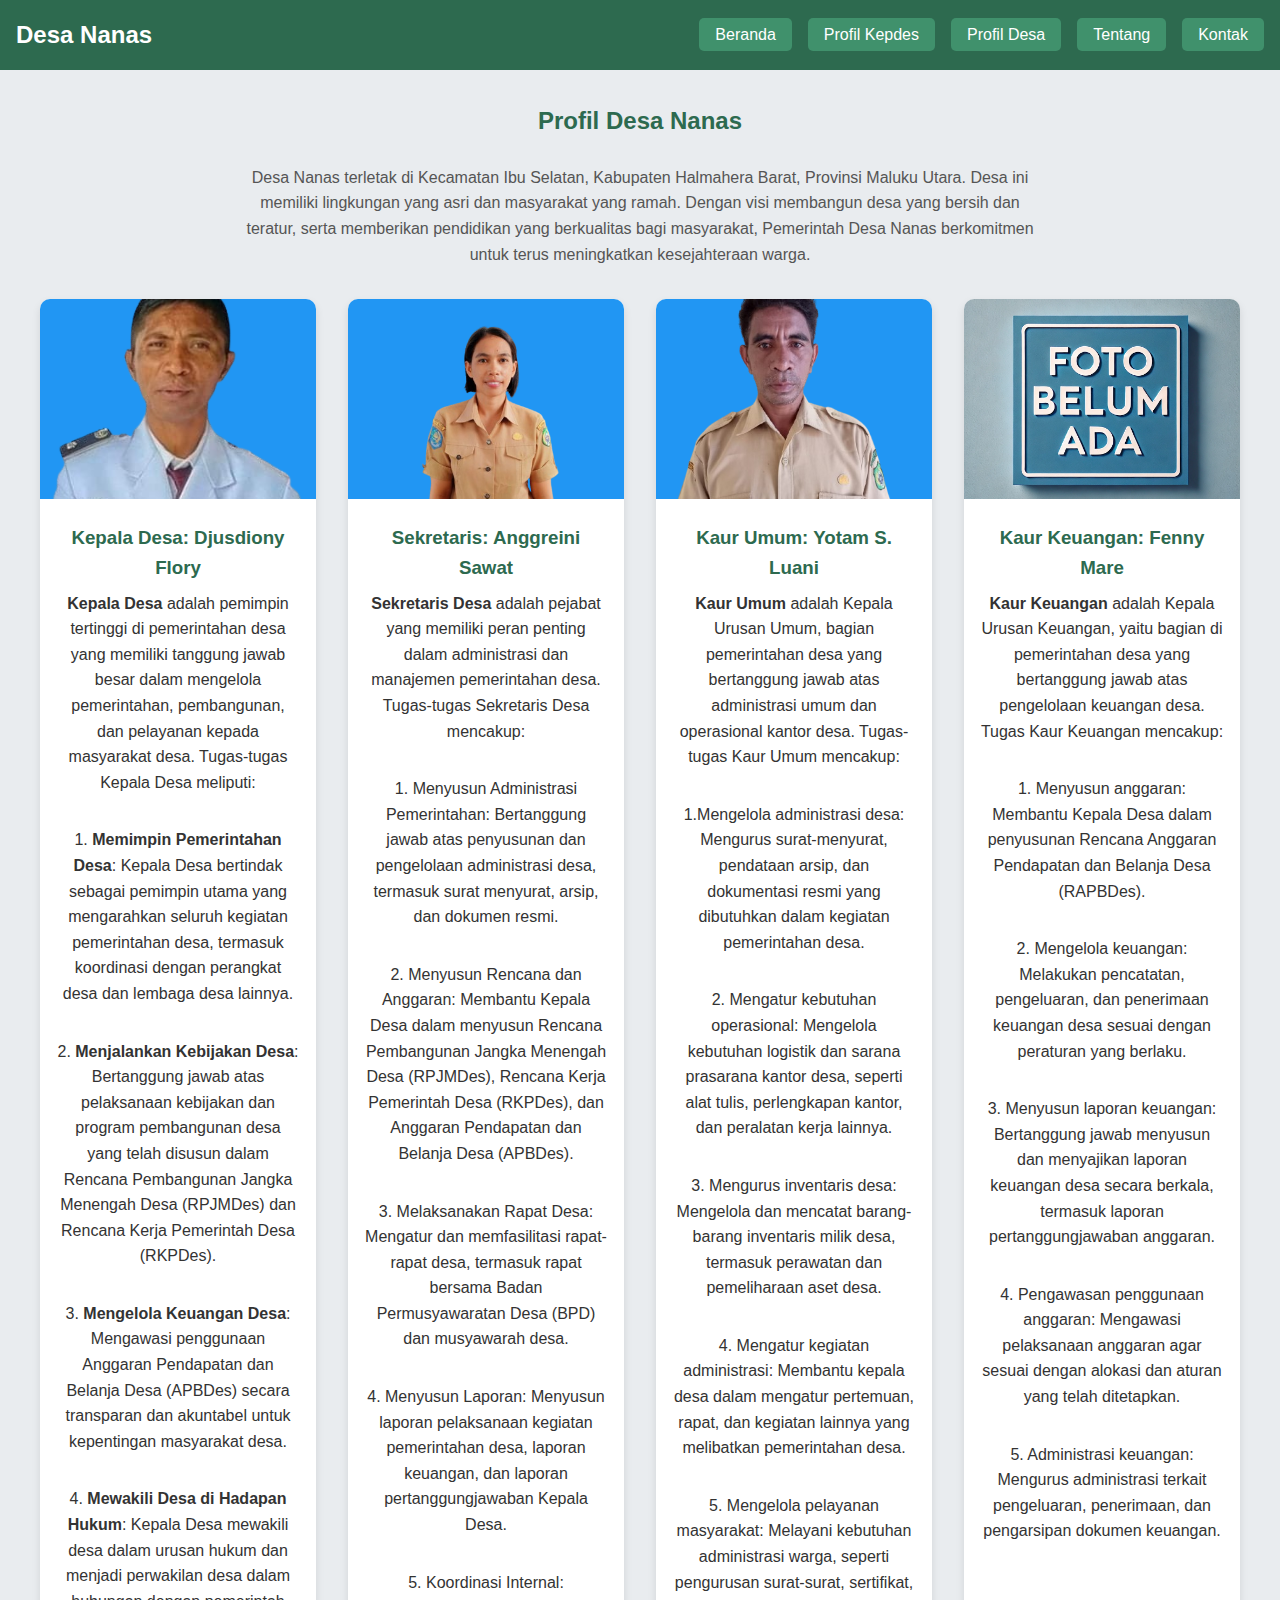
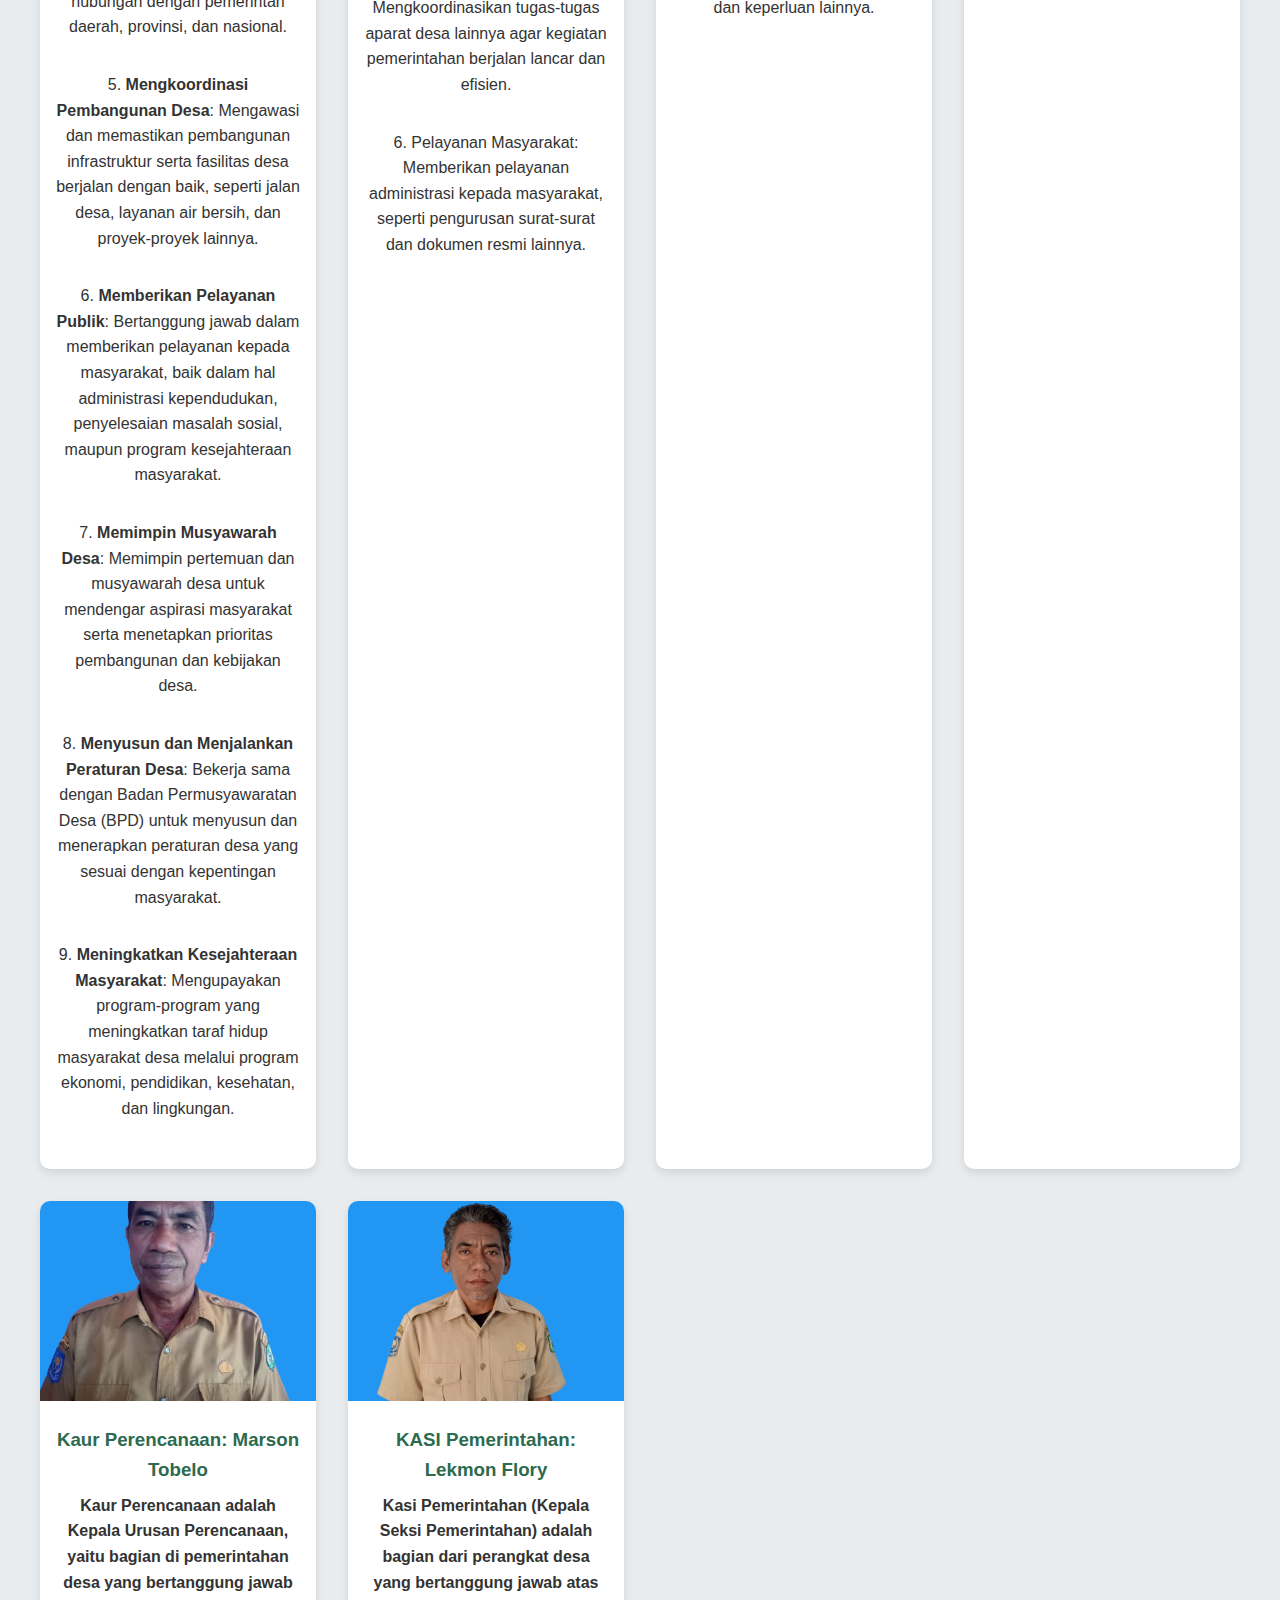
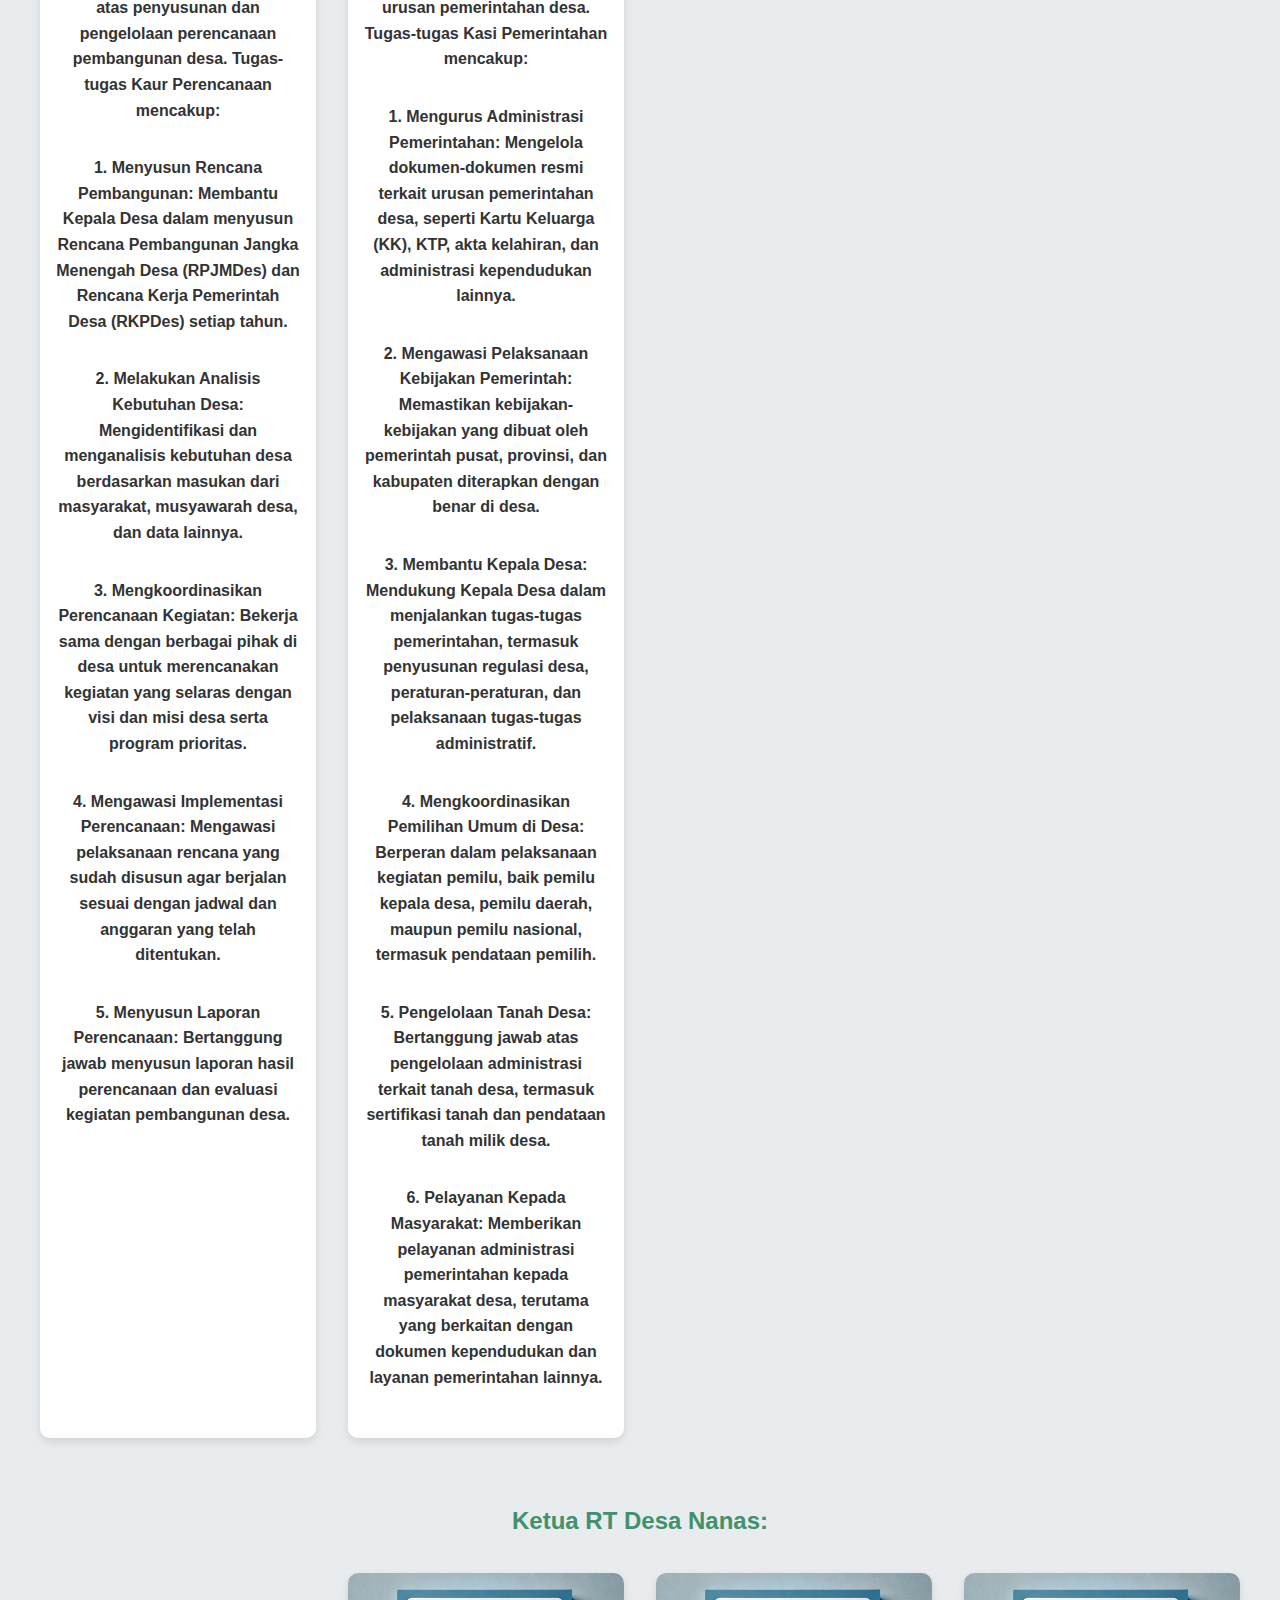
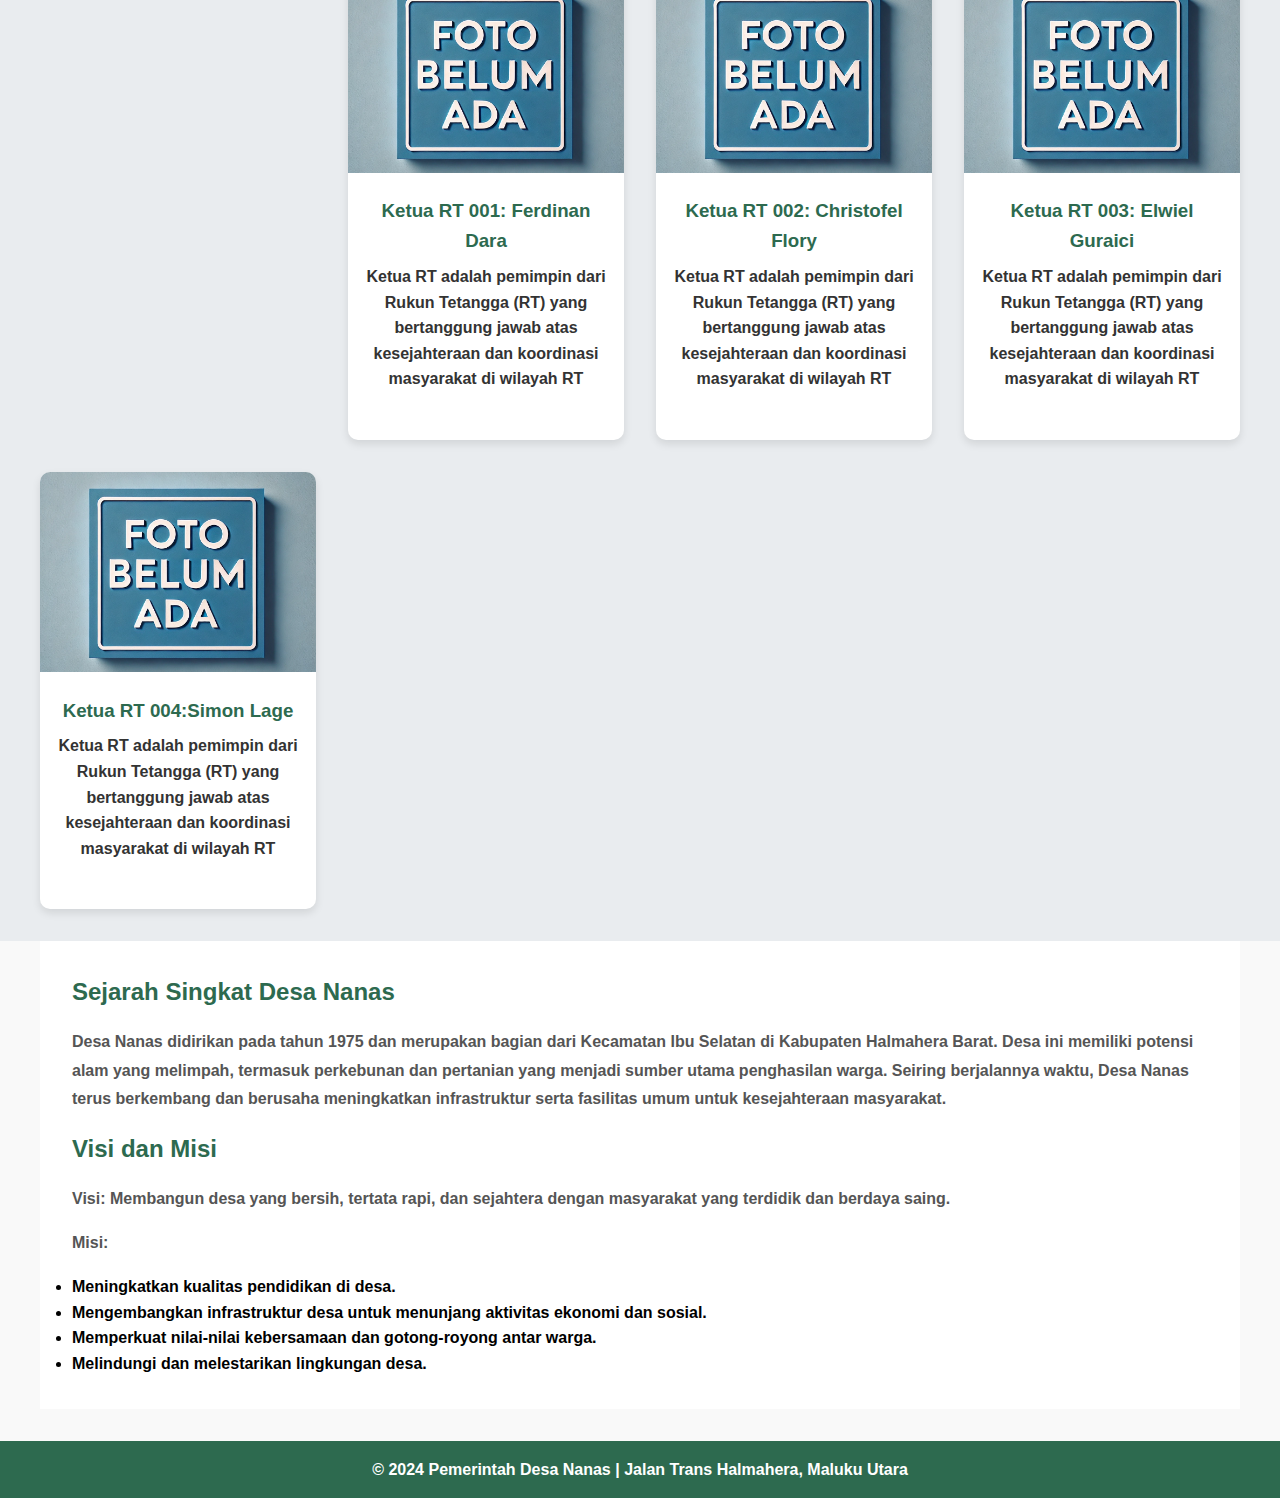
<file: profildesa.html>
<!DOCTYPE html>
<html lang="id">
<head>
    <meta charset="UTF-8">
    <meta name="viewport" content="width=device-width, initial-scale=1.0">
    <meta http-equiv="X-UA-Compatible" content="ie=edge">
    <title>Profil Desa Nanas</title>
    <style>
        /* Global Styles */
        * {
            margin: 0;
            padding: 0;
            box-sizing: border-box;
        }

        body {
            font-family: Arial, sans-serif;
            background-color: #f9f9f9;
            line-height: 1.6;
        }

        /* Navigation Bar */
        .navbar {
            display: flex;
            justify-content: space-between;
            align-items: center;
            padding: 1rem;
            background-color: #2d6a4f;
            color: #fff;
            position: sticky;
            top: 0;
            z-index: 1000;
        }

        .navbar h1 {
            font-size: 1.5rem;
        }

        .navbar ul {
            display: flex;
            list-style: none;
        }

        .navbar ul li {
            margin-left: 1rem;
        }

        .navbar ul li a {
            color: #fff;
            text-decoration: none;
            padding: 0.5rem 1rem;
            border-radius: 5px;
            background-color: #40916c;
            transition: background-color 0.3s ease;
        }

        .navbar ul li a:hover {
            background-color: #1b4332;
        }

        /* Hamburger Menu */
        .menu-icon {
            display: none;
            flex-direction: column;
            cursor: pointer;
        }

        .menu-icon div {
            width: 30px;
            height: 3px;
            background-color: white;
            margin: 4px;
        }

        @media (max-width: 768px) {
            .menu-icon {
                display: flex;
            }

            .navbar ul {
                position: absolute;
                top: 60px;
                right: 0;
                width: 100%;
                background-color: #2d6a4f;
                flex-direction: column;
                align-items: center;
                display: none;
            }

            .navbar ul.active {
                display: flex;
            }

            .navbar ul li {
                margin: 0;
                width: 100%;
                text-align: center;
            }
        }

        /* Profil Desa Section */
        .profile-section {
            padding: 2rem;
            text-align: center;
            background-color: #e9ecef;
        }

        .profile-section h2 {
            color: #2d6a4f;
            margin-bottom: 1.5rem;
        }

        .profile-section p {
            color: #555;
            max-width: 800px;
            margin: 0 auto 2rem;
        }

        .profile-container {
            display: grid;
            grid-template-columns: repeat(auto-fit, minmax(250px, 1fr));
            gap: 2rem;
            max-width: 1200px;
            margin: 0 auto;
        }

        .profile-card {
            background-color: #fff;
            border-radius: 10px;
            box-shadow: 0 4px 8px rgba(0, 0, 0, 0.1);
            overflow: hidden;
            transition: transform 0.3s ease;
        }

        .profile-card:hover {
            transform: scale(1.05);
        }

        .profile-card img {
            width: 100%;
            height: 200px;
            object-fit: cover;
        }

        .profile-card-content {
            padding: 1rem;
        }

        .profile-card-content h3 {
            color: #2d6a4f;
            margin-bottom: 0.5rem;
        }

        .profile-card-content p {
            color: #333;
        }

        /* Village Details */
        .village-details {
            padding: 2rem;
            background-color: #fff;
            margin-top: 2rem;
            max-width: 1200px;
            margin: 0 auto;
        }

        .village-details h2 {
            color: #2d6a4f;
            margin-bottom: 1rem;
        }

        .village-details p {
            color: #555;
            line-height: 1.8;
            margin-bottom: 1rem;
        }

        /* Footer */
        .footer {
            text-align: center;
            padding: 1rem;
            background-color: #2d6a4f;
            color: #fff;
            margin-top: 2rem;
        }
    </style>
</head>
<body>

    <!-- Navigation Bar -->
    <nav class="navbar">
        <h1>Desa Nanas</h1>
        <div class="menu-icon" onclick="toggleMenu()">
            <div></div>
            <div></div>
            <div></div>
        </div>
        <ul id="menu">
            <li><a href="index.html">Beranda</a></li>
            <li><a href="profile.html">Profil Kepdes</a></li>
            <li><a href="profildesa.html">Profil Desa</a></li>
            <li><a href="about.html">Tentang</a></li>
            <li><a href="kontak.html">Kontak</a></li>
        </ul>
    </nav>

    <!-- Profil Desa Section -->
    <section class="profile-section">
        <h2>Profil Desa Nanas</h2>
        <p>Desa Nanas terletak di Kecamatan Ibu Selatan, Kabupaten Halmahera Barat, Provinsi Maluku Utara. Desa ini memiliki lingkungan yang asri dan masyarakat yang ramah. Dengan visi membangun desa yang bersih dan teratur, serta memberikan pendidikan yang berkualitas bagi masyarakat, Pemerintah Desa Nanas berkomitmen untuk terus meningkatkan kesejahteraan warga.</p>

        <div class="profile-container">
            <!-- Profile Card 1 -->
            <div class="profile-card">
                <img src="./image/Djusdiony.png" alt="Kepala Desa">
                <div class="profile-card-content">
                    <h3>Kepala Desa: Djusdiony Flory</h3>
                    <p><strong>Kepala Desa</strong> adalah pemimpin tertinggi di pemerintahan desa yang memiliki tanggung jawab besar dalam mengelola pemerintahan, pembangunan, dan pelayanan kepada masyarakat desa. Tugas-tugas Kepala Desa meliputi:</p>
                    <p>1. <strong> Memimpin Pemerintahan Desa</strong>: Kepala Desa bertindak sebagai pemimpin utama yang mengarahkan seluruh kegiatan pemerintahan desa, termasuk koordinasi dengan perangkat desa dan lembaga desa lainnya.</p>
                    <p>2. <strong>Menjalankan Kebijakan Desa</strong>: Bertanggung jawab atas pelaksanaan kebijakan dan program pembangunan desa yang telah disusun dalam Rencana Pembangunan Jangka Menengah Desa (RPJMDes) dan Rencana Kerja Pemerintah Desa (RKPDes).</p>
                    <p>3. <strong>Mengelola Keuangan Desa</strong>: Mengawasi penggunaan Anggaran Pendapatan dan Belanja Desa (APBDes) secara transparan dan akuntabel untuk kepentingan masyarakat desa.</p>
                    <p>4. <strong>Mewakili Desa di Hadapan Hukum</strong>: Kepala Desa mewakili desa dalam urusan hukum dan menjadi perwakilan desa dalam hubungan dengan pemerintah daerah, provinsi, dan nasional.</p>
                    <p>5. <strong>Mengkoordinasi Pembangunan Desa</strong>: Mengawasi dan memastikan pembangunan infrastruktur serta fasilitas desa berjalan dengan baik, seperti jalan desa, layanan air bersih, dan proyek-proyek lainnya.</p>
                    <p>6. <strong>Memberikan Pelayanan Publik</strong>: Bertanggung jawab dalam memberikan pelayanan kepada masyarakat, baik dalam hal administrasi kependudukan, penyelesaian masalah sosial, maupun program kesejahteraan masyarakat.</p>
                    <p>7. <strong>Memimpin Musyawarah Desa</strong>: Memimpin pertemuan dan musyawarah desa untuk mendengar aspirasi masyarakat serta menetapkan prioritas pembangunan dan kebijakan desa.</p>
                    <p>8. <strong>Menyusun dan Menjalankan Peraturan Desa</strong>: Bekerja sama dengan Badan Permusyawaratan Desa (BPD) untuk menyusun dan menerapkan peraturan desa yang sesuai dengan kepentingan masyarakat.</p>
                    <p>9. <strong>Meningkatkan Kesejahteraan Masyarakat</strong>: Mengupayakan program-program yang meningkatkan taraf hidup masyarakat desa melalui program ekonomi, pendidikan, kesehatan, dan lingkungan.</p>
                </div>
            </div>

            <!-- Profile Card 2 -->
            <div class="profile-card">
                <img src="./image/Angggreini.png" alt="Sekretaris Desa">
                <div class="profile-card-content">
                    <h3>Sekretaris: Anggreini Sawat</h3>
                    <p> <strong>Sekretaris Desa</strong> adalah pejabat yang memiliki peran penting dalam administrasi dan manajemen pemerintahan desa. Tugas-tugas Sekretaris Desa mencakup:</p>
                    <p>1. Menyusun Administrasi Pemerintahan: Bertanggung jawab atas penyusunan dan pengelolaan administrasi desa, termasuk surat menyurat, arsip, dan dokumen resmi.</p>
                    <p>2. Menyusun Rencana dan Anggaran: Membantu Kepala Desa dalam menyusun Rencana Pembangunan Jangka Menengah Desa (RPJMDes), Rencana Kerja Pemerintah Desa (RKPDes), dan Anggaran Pendapatan dan Belanja Desa (APBDes).</p>
                    <p>3. Melaksanakan Rapat Desa: Mengatur dan memfasilitasi rapat-rapat desa, termasuk rapat bersama Badan Permusyawaratan Desa (BPD) dan musyawarah desa.</p>
                    <p>4. Menyusun Laporan: Menyusun laporan pelaksanaan kegiatan pemerintahan desa, laporan keuangan, dan laporan pertanggungjawaban Kepala Desa.</p>
                    <p>5. Koordinasi Internal: Mengkoordinasikan tugas-tugas aparat desa lainnya agar kegiatan pemerintahan berjalan lancar dan efisien.</p>
                    <p>6. Pelayanan Masyarakat: Memberikan pelayanan administrasi kepada masyarakat, seperti pengurusan surat-surat dan dokumen resmi lainnya.</p>
                </div>
            </div>

             <!-- Profile Card 3 -->
             <div class="profile-card">
                <img src="./image/Yotam.png" alt="Kaur Umum">
                <div class="profile-card-content">
                    <h3>Kaur Umum: Yotam S. Luani</h3>
                    <p> <strong>Kaur Umum</strong> adalah Kepala Urusan Umum, bagian pemerintahan desa yang bertanggung jawab atas administrasi umum dan operasional kantor desa. Tugas-tugas Kaur Umum mencakup:</p>
                    <p>1.Mengelola administrasi desa: Mengurus surat-menyurat, pendataan arsip, dan dokumentasi resmi yang dibutuhkan dalam kegiatan pemerintahan desa.</p>
                    <p>2. Mengatur kebutuhan operasional: Mengelola kebutuhan logistik dan sarana prasarana kantor desa, seperti alat tulis, perlengkapan kantor, dan peralatan kerja lainnya.</p>
                    <p>3. Mengurus inventaris desa: Mengelola dan mencatat barang-barang inventaris milik desa, termasuk perawatan dan pemeliharaan aset desa.</p>
                    <p>4. Mengatur kegiatan administrasi: Membantu kepala desa dalam mengatur pertemuan, rapat, dan kegiatan lainnya yang melibatkan pemerintahan desa.</p>
                    <p>5. Mengelola pelayanan masyarakat: Melayani kebutuhan administrasi warga, seperti pengurusan surat-surat, sertifikat, dan keperluan lainnya.</p>
                    <p></p>
                </div>
            </div>

             <!-- Profile Card 4 -->
             <div class="profile-card">
                <img src="./image/belum ada.webp" alt="Kaur Keuangan">
                <div class="profile-card-content">
                    <h3>Kaur Keuangan: Fenny Mare</h3>
                    <p> <strong>Kaur Keuangan</strong> adalah Kepala Urusan Keuangan, yaitu bagian di pemerintahan desa yang bertanggung jawab atas pengelolaan keuangan desa. Tugas Kaur Keuangan mencakup:</p>
                    <p>1. Menyusun anggaran: Membantu Kepala Desa dalam penyusunan Rencana Anggaran Pendapatan dan Belanja Desa (RAPBDes).</p>
                    <p>2. Mengelola keuangan: Melakukan pencatatan, pengeluaran, dan penerimaan keuangan desa sesuai dengan peraturan yang berlaku.</p>
                    <p>3. Menyusun laporan keuangan: Bertanggung jawab menyusun dan menyajikan laporan keuangan desa secara berkala, termasuk laporan pertanggungjawaban anggaran.</p>
                    <p>4. Pengawasan penggunaan anggaran: Mengawasi pelaksanaan anggaran agar sesuai dengan alokasi dan aturan yang telah ditetapkan.</p>
                    <p>5. Administrasi keuangan: Mengurus administrasi terkait pengeluaran, penerimaan, dan pengarsipan dokumen keuangan.</p>
                </div>
            </div>

             <!-- Profile Card 5 -->
             <div class="profile-card">
                <img src="./image/Marson.png" alt="Kaur Perencanaan">
                <div class="profile-card-content">
                    <h3><strong>Kaur Perencanaan: Marson Tobelo</h3>
                    <p> <strong>Kaur Perencanaan</strong> adalah Kepala Urusan Perencanaan, yaitu bagian di pemerintahan desa yang bertanggung jawab atas penyusunan dan pengelolaan perencanaan pembangunan desa. Tugas-tugas Kaur Perencanaan mencakup:</p>
                    <p>1. <strong>Menyusun Rencana Pembangunan</strong>: Membantu Kepala Desa dalam menyusun Rencana Pembangunan Jangka Menengah Desa (RPJMDes) dan Rencana Kerja Pemerintah Desa (RKPDes) setiap tahun.</p>
                    <p>2. <strong>Melakukan Analisis Kebutuhan Desa</strong>: Mengidentifikasi dan menganalisis kebutuhan desa berdasarkan masukan dari masyarakat, musyawarah desa, dan data lainnya.</p>
                    <p>3. <strong>Mengkoordinasikan Perencanaan Kegiatan</strong>: Bekerja sama dengan berbagai pihak di desa untuk merencanakan kegiatan yang selaras dengan visi dan misi desa serta program prioritas.</p>
                    <p>4. <strong>Mengawasi Implementasi Perencanaan</strong>: Mengawasi pelaksanaan rencana yang sudah disusun agar berjalan sesuai dengan jadwal dan anggaran yang telah ditentukan.</p>
                    <p>5. <strong> Menyusun Laporan Perencanaan</strong>: Bertanggung jawab menyusun laporan hasil perencanaan dan evaluasi kegiatan pembangunan desa.</p>
                </div>
            </div>

             <!-- Profile Card 6 -->
             <div class="profile-card">
                <img src="./image/Lekmon.png" alt="Kasie Pemeliharaan">
                <div class="profile-card-content">
                    <h3>KASI Pemerintahan: Lekmon Flory</h3>
                    <p><strong>Kasi Pemerintahan</strong> (Kepala Seksi Pemerintahan) adalah bagian dari perangkat desa yang bertanggung jawab atas urusan pemerintahan desa. Tugas-tugas Kasi Pemerintahan mencakup:</p>
                    <p>1. <strong>Mengurus Administrasi Pemerintahan</strong>: Mengelola dokumen-dokumen resmi terkait urusan pemerintahan desa, seperti Kartu Keluarga (KK), KTP, akta kelahiran, dan administrasi kependudukan lainnya.</p>
                    <p>2. <strong>Mengawasi Pelaksanaan Kebijakan Pemerintah</strong>: Memastikan kebijakan-kebijakan yang dibuat oleh pemerintah pusat, provinsi, dan kabupaten diterapkan dengan benar di desa.</p>
                    <p>3. <strong>Membantu Kepala Desa</strong>: Mendukung Kepala Desa dalam menjalankan tugas-tugas pemerintahan, termasuk penyusunan regulasi desa, peraturan-peraturan, dan pelaksanaan tugas-tugas administratif.</p>
                    <p>4. <strong>Mengkoordinasikan Pemilihan Umum di Desa</strong>: Berperan dalam pelaksanaan kegiatan pemilu, baik pemilu kepala desa, pemilu daerah, maupun pemilu nasional, termasuk pendataan pemilih.</p>
                    <p>5. <strong>Pengelolaan Tanah Desa</strong>: Bertanggung jawab atas pengelolaan administrasi terkait tanah desa, termasuk sertifikasi tanah dan pendataan tanah milik desa.</p>
                    <p>6. <strong>Pelayanan Kepada Masyarakat</strong>: Memberikan pelayanan administrasi pemerintahan kepada masyarakat desa, terutama yang berkaitan dengan dokumen kependudukan dan layanan pemerintahan lainnya.</p>
                </div>
            </div>
    </section>

    <section class="profile-section">
        <h2 style="text-align: center; color: #40916c;">Ketua RT Desa Nanas:</h2>
        <p></p>

        <div class="profile-container">
            <p></p>

            <!-- Profile Card 7 -->
            <div class="profile-card">
                <img src="./image/belum ada.webp" alt="Ketua RT 001">
                <div class="profile-card-content">
                    <h3>Ketua RT 001: Ferdinan Dara</h3>
                    <p>Ketua RT adalah pemimpin dari Rukun Tetangga (RT) yang bertanggung jawab atas kesejahteraan dan koordinasi masyarakat di wilayah RT</p>
                </div>
            </div>

             <!-- Profile Card 8 -->
             <div class="profile-card">
                <img src="./image/belum ada.webp" alt="Ketua RT 002">
                <div class="profile-card-content">
                    <h3>Ketua RT 002: Christofel Flory</h3>
                    <p>Ketua RT adalah pemimpin dari Rukun Tetangga (RT) yang bertanggung jawab atas kesejahteraan dan koordinasi masyarakat di wilayah RT</p>
                </div>
            </div>

             <!-- Profile Card 9 -->
             <div class="profile-card">
                <img src="./image/belum ada.webp" alt="Ketua RT 003">
                <div class="profile-card-content">
                    <h3>Ketua RT 003: Elwiel Guraici</h3>
                    <p>Ketua RT adalah pemimpin dari Rukun Tetangga (RT) yang bertanggung jawab atas kesejahteraan dan koordinasi masyarakat di wilayah RT</p>
                </div>
            </div>

             <!-- Profile Card 10 -->
             <div class="profile-card">
                <img src="./image/belum ada.webp" alt="Ketua RT 004">
                <div class="profile-card-content">
                    <h3>Ketua RT 004:Simon Lage</h3>
                    <p>Ketua RT adalah pemimpin dari Rukun Tetangga (RT) yang bertanggung jawab atas kesejahteraan dan koordinasi masyarakat di wilayah RT</p>
                </div>
            </div>
        </div>
    </section>

    <!-- Village Details Section -->
    <section class="village-details">
        <h2>Sejarah Singkat Desa Nanas</h2>
        <p>Desa Nanas didirikan pada tahun 1975 dan merupakan bagian dari Kecamatan Ibu Selatan di Kabupaten Halmahera Barat. Desa ini memiliki potensi alam yang melimpah, termasuk perkebunan dan pertanian yang menjadi sumber utama penghasilan warga. Seiring berjalannya waktu, Desa Nanas terus berkembang dan berusaha meningkatkan infrastruktur serta fasilitas umum untuk kesejahteraan masyarakat.</p>

        <h2>Visi dan Misi</h2>
        <p><strong>Visi:</strong> Membangun desa yang bersih, tertata rapi, dan sejahtera dengan masyarakat yang terdidik dan berdaya saing.</p>
        <p><strong>Misi:</strong></p>
        <ul>
            <li>Meningkatkan kualitas pendidikan di desa.</li>
            <li>Mengembangkan infrastruktur desa untuk menunjang aktivitas ekonomi dan sosial.</li>
            <li>Memperkuat nilai-nilai kebersamaan dan gotong-royong antar warga.</li>
            <li>Melindungi dan melestarikan lingkungan desa.</li>
        </ul>
    </section>

    <!-- Footer -->
    <footer class="footer">
        <p>&copy; 2024 Pemerintah Desa Nanas | Jalan Trans Halmahera, Maluku Utara</p>
    </footer>

    <!-- JavaScript for Hamburger Menu -->
    <script>
        function toggleMenu() {
            var menu = document.getElementById('menu');
            menu.classList.toggle('active');
        }
    </script>
</body>
</html>
</file>
